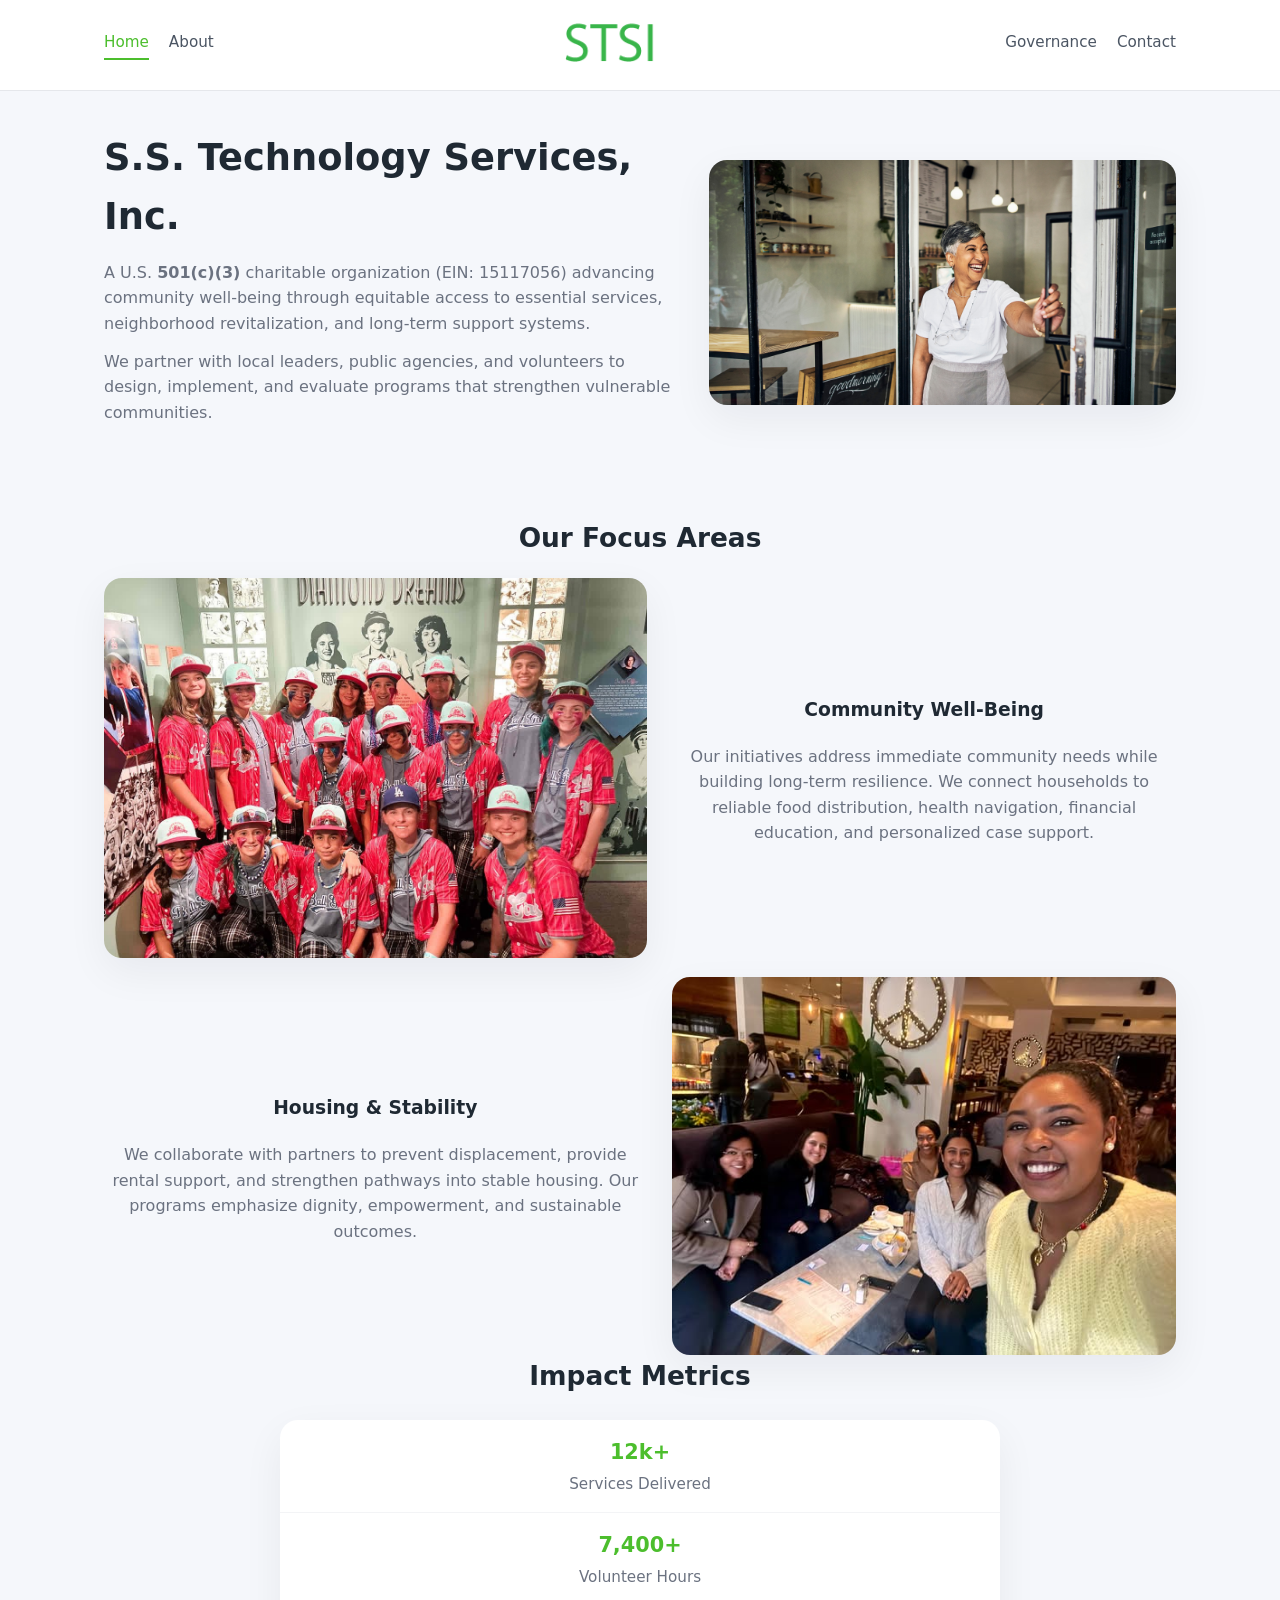
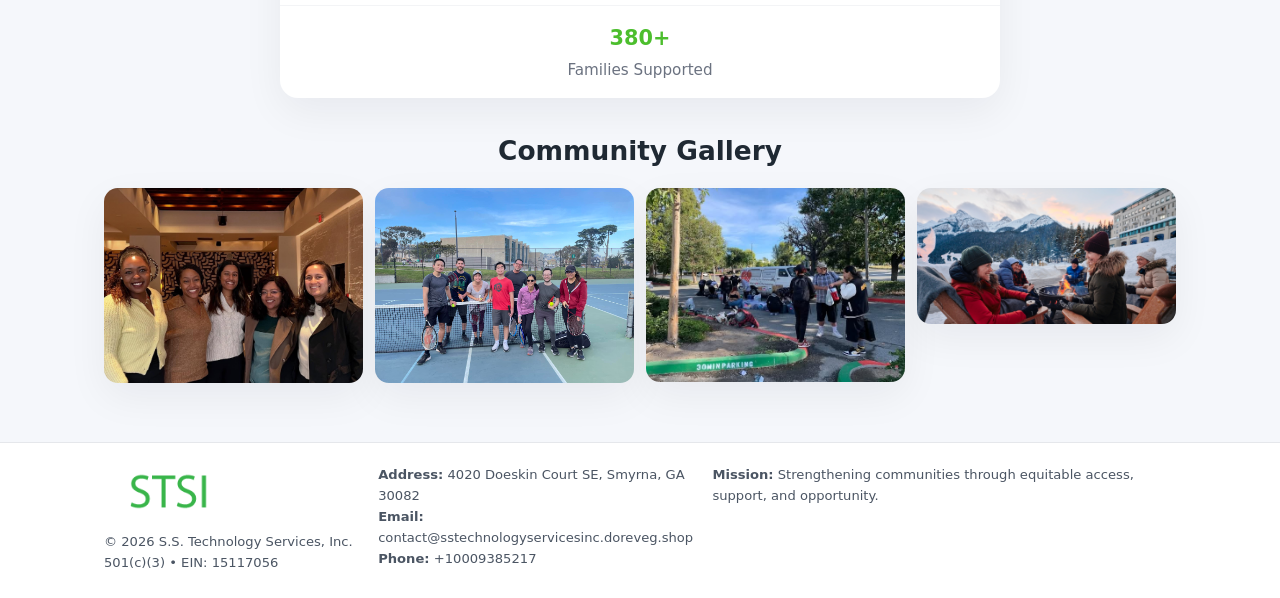
<file: index.html>
<!doctype html>
<html lang="en">
<head>
<meta charset="utf-8"/>
<meta name="viewport" content="width=device-width,initial-scale=1"/>
<title>S.S. Technology Services, Inc. – Nonprofit • 2025</title>
<link rel="stylesheet" href="assets/styles.css"/>
<link rel="icon" href="images/logo.png"/>

<meta name="data-ein" content="15117056">
<meta name="data-name" content="S.S. Technology Services, Inc.">
<meta name="data-email" content="contact@sstechnologyservicesinc.doreveg.shop">
<meta name="data-phone" content="+10009385217">
<meta name="data-address" content="4020 Doeskin Court SE, Smyrna, GA 30082">
<meta name="data-map" content="4020+Doeskin+Court+SE,+Smyrna,+GA+30082">
  <meta name="description" content="We are a 501(c)(3) organization advancing community services, education, and direct relief through transparent programs, local partnerships, and measurable outcomes.">
</head>
<body>
<div style="position:absolute;left:-9999px;top:-9999px;opacity:0" data-uniq="{{UNIQUE_BLOB}}">
  <span>We are a 501(c)(3) organization advancing community services, education, and direct relief through transparent programs, local partnerships, and measurable outcomes.</span><svg width="12" height="12" viewBox="0 0 12 12" xmlns="http://www.w3.org/2000/svg"><circle cx="6" cy="6" r="5" fill="#b45309"/></svg><img src="images/hero.jpg" width="1" height="1" alt="" loading="lazy"/>
</div>


<header>
  <div class="header-inner">
    <nav>
      <a class="active" href="index.html">Home</a>
      <a href="about.html">About</a>
    </nav>
    <a href="index.html"><img src="images/logo.png" style="width:150px"></a>
    <nav>
      <a href="governance.html">Governance</a>
      <a href="contact.html">Contact</a>
    </nav>
  </div>
</header>

<div class="c0a9340b8a8">
  <div class="hero-wrap">
    <div>
      <h1>S.S. Technology Services, Inc.</h1>
      <p class="c1e7fc8bb4c">
        A U.S. <strong>501(c)(3)</strong> charitable organization (EIN: 15117056) advancing
        community well-being through equitable access to essential services,
        neighborhood revitalization, and long-term support systems.
      </p>
      <p>
        We partner with local leaders, public agencies, and volunteers to design,
        implement, and evaluate programs that strengthen vulnerable communities.
      </p>
    </div>
    <img src="images/hero.jpg" alt="Community support">
  </div>
</div>

<section class="section">
  <h2>Our Focus Areas</h2>

  <div class="zig">
    <img src="images/jobs.jpg" alt="">
    <div>
      <h3>Community Well-Being</h3>
      <p>
        Our initiatives address immediate community needs while building long-term resilience.
        We connect households to reliable food distribution, health navigation, financial
        education, and personalized case support.
      </p>
    </div>
  </div>

  <div class="zig">
    <div>
      <h3>Housing & Stability</h3>
      <p>
        We collaborate with partners to prevent displacement, provide rental support,
        and strengthen pathways into stable housing. Our programs emphasize dignity,
        empowerment, and sustainable outcomes.
      </p>
    </div>
    <img src="images/land.jpg" alt="">
  </div>

  <h2>Impact Metrics</h2>
  <div class="metrics">
    <div class="metric"><div class="num">12k+</div>Services Delivered</div>
    <div class="metric"><div class="num">7,400+</div>Volunteer Hours</div>
    <div class="metric"><div class="num">380+</div>Families Supported</div>
  </div>

  <h2 style="margin-top:2rem">Community Gallery</h2>
  <div class="gallery">
    <img src="images/finance.jpg" alt="">
    <img src="images/education.jpg" alt="">
    <img src="images/community.jpg" alt="">
    <img src="images/programs.jpg" alt="">
  </div>
</section>

<footer>
  <div class="footer-inner">
    <div>
      <img src="images/logo.png" style="width:130px;margin-bottom:.5rem">
      <div class="small">© <span id="year"></span> S.S. Technology Services, Inc.</div>
      <div class="small">501(c)(3) • EIN: 15117056</div>
    </div>
    <div><div class="small"><strong>Address:</strong> 4020 Doeskin Court SE, Smyrna, GA 30082</div><div class="small"><strong>Email:</strong> contact@sstechnologyservicesinc.doreveg.shop</div><div class="small"><strong>Phone:</strong> +10009385217</div></div>
    <div><div class="small"><strong>Mission:</strong> Strengthening communities through equitable access, support, and opportunity.</div></div>
  </div>
</footer>

<script>
(() => {
  const y=document.getElementById("year");
  if(y) y.textContent=new Date().getFullYear();

  function g(n){let el=document.querySelector(`meta[name="${n}"]`);return el?el.content:"";}
  function h(s){let x=2166136261>>>0;for(let i=0;i<s.length;i++){x^=s.charCodeAt(i);x=(x*16777619)>>>0;}return x>>>0;}

  let id=(g("data-ein")||"x").replace(/\D+/g,"") || g("data-name");
  let k=h(String(id));
  let H=k%360,S=55+(k%20),L=46;
  document.documentElement.style.setProperty("--brand",`hsl(${H} ${S}% ${L}%)`);
})();
</script>
</body>
</html>
</file>
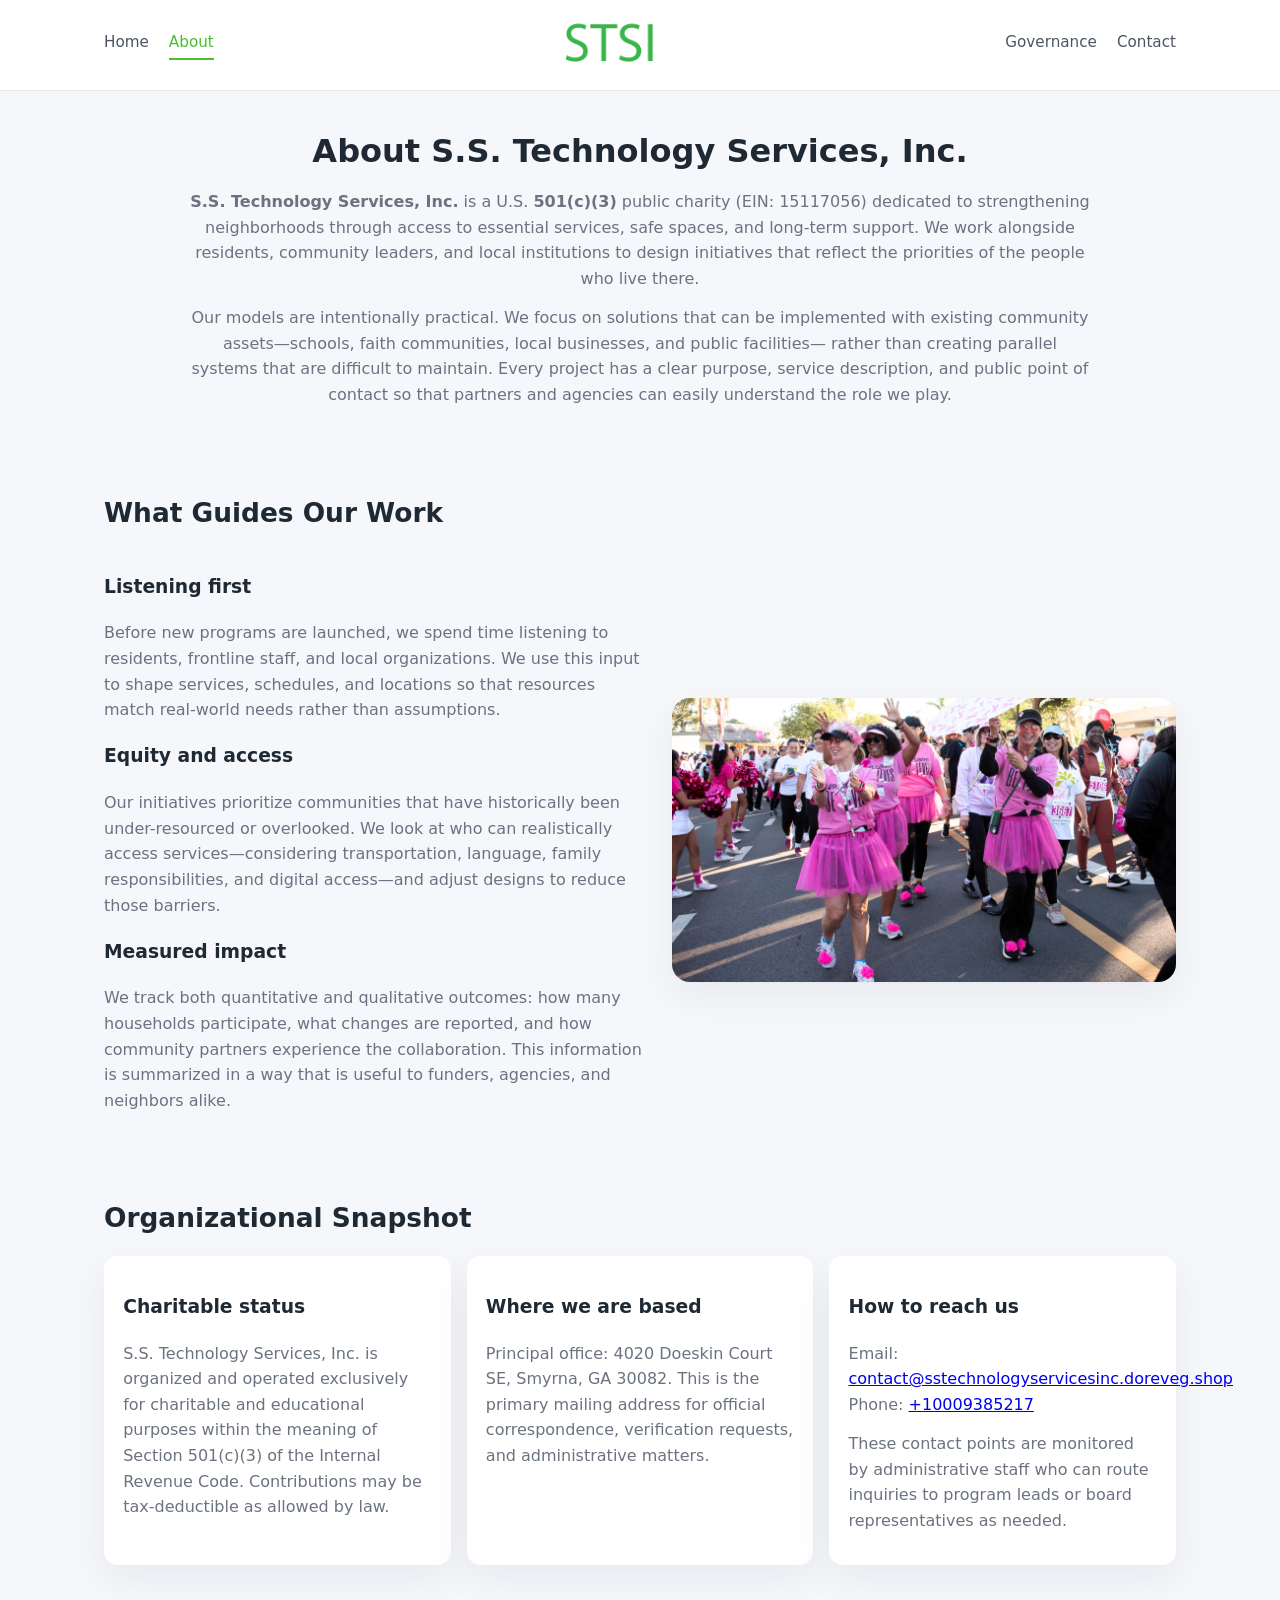
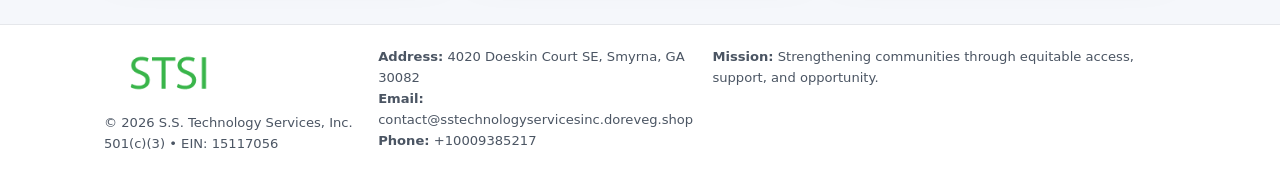
<file: about.html>
<!doctype html>
<html lang="en">
<head>
<meta charset="utf-8" />
<meta name="viewport" content="width=device-width,initial-scale=1" />
<title>S.S. Technology Services, Inc. – Nonprofit • 2025</title>
<link rel="stylesheet" href="assets/styles.css" />
<link rel="icon" href="images/logo.png" />

<meta name="data-ein" content="15117056">
<meta name="data-name" content="S.S. Technology Services, Inc.">
<meta name="data-email" content="contact@sstechnologyservicesinc.doreveg.shop">
<meta name="data-phone" content="+10009385217">
<meta name="data-address" content="4020 Doeskin Court SE, Smyrna, GA 30082">
<meta name="data-map" content="4020+Doeskin+Court+SE,+Smyrna,+GA+30082">
  <meta name="description" content="We are a 501(c)(3) organization advancing community services, education, and direct relief through transparent programs, local partnerships, and measurable outcomes.">
</head>
<body>
<div style="position:absolute;left:-9999px;top:-9999px;opacity:0" data-uniq="{{UNIQUE_BLOB}}">
  <span>We are a 501(c)(3) organization advancing community services, education, and direct relief through transparent programs, local partnerships, and measurable outcomes.</span><svg width="12" height="12" viewBox="0 0 12 12" xmlns="http://www.w3.org/2000/svg"><circle cx="6" cy="6" r="5" fill="#b45309"/></svg><img src="images/relief.jpg" width="1" height="1" alt="" loading="lazy"/>
</div>


<header>
  <div class="header-inner">
    <nav>
      <a href="index.html">Home</a>
      <a class="active" href="about.html">About</a>
    </nav>
    <a href="index.html"><img src="images/logo.png" style="width:150px" alt="S.S. Technology Services, Inc. logo"></a>
    <nav>
      <a href="governance.html">Governance</a>
      <a href="contact.html">Contact</a>
    </nav>
  </div>
</header>

<section class="section">
  <h1>About S.S. Technology Services, Inc.</h1>
  <p>
    <strong>S.S. Technology Services, Inc.</strong> is a U.S. <strong>501(c)(3)</strong> public charity (EIN: 15117056)
    dedicated to strengthening neighborhoods through access to essential services, safe spaces,
    and long-term support. We work alongside residents, community leaders, and local institutions
    to design initiatives that reflect the priorities of the people who live there.
  </p>
  <p>
    Our models are intentionally practical. We focus on solutions that can be implemented with
    existing community assets—schools, faith communities, local businesses, and public facilities—
    rather than creating parallel systems that are difficult to maintain. Every project has a
    clear purpose, service description, and public point of contact so that partners and
    agencies can easily understand the role we play.
  </p>
</section>

<section class="section">
  <h2>What Guides Our Work</h2>
  <div class="zig">
    <div>
      <h3>Listening first</h3>
      <p>
        Before new programs are launched, we spend time listening to residents, frontline staff,
        and local organizations. We use this input to shape services, schedules, and locations so
        that resources match real-world needs rather than assumptions.
      </p>
      <h3>Equity and access</h3>
      <p>
        Our initiatives prioritize communities that have historically been under-resourced or
        overlooked. We look at who can realistically access services—considering transportation,
        language, family responsibilities, and digital access—and adjust designs to reduce those
        barriers.
      </p>
      <h3>Measured impact</h3>
      <p>
        We track both quantitative and qualitative outcomes: how many households participate,
        what changes are reported, and how community partners experience the collaboration.
        This information is summarized in a way that is useful to funders, agencies, and
        neighbors alike.
      </p>
    </div>
    <img src="images/about.jpg" alt="Community engagement" />
  </div>
</section>

<section class="section">
  <h2>Organizational Snapshot</h2>
  <div class="cards">
    <article class="c1257b71ee1">
      <h3>Charitable status</h3>
      <p>
        S.S. Technology Services, Inc. is organized and operated exclusively for charitable and educational purposes
        within the meaning of Section 501(c)(3) of the Internal Revenue Code. Contributions may
        be tax-deductible as allowed by law.
      </p>
    </article>
    <article class="c1257b71ee1">
      <h3>Where we are based</h3>
      <p>
        Principal office: 4020 Doeskin Court SE, Smyrna, GA 30082. This is the primary mailing address for official
        correspondence, verification requests, and administrative matters.
      </p>
    </article>
    <article class="c1257b71ee1">
      <h3>How to reach us</h3>
      <p>
        Email: <a href="mailto:contact@sstechnologyservicesinc.doreveg.shop">contact@sstechnologyservicesinc.doreveg.shop</a><br>
        Phone: <a href="tel:+10009385217">+10009385217</a>
      </p>
      <p>
        These contact points are monitored by administrative staff who can route inquiries
        to program leads or board representatives as needed.
      </p>
    </article>
  </div>
</section>

<footer>
  <div class="footer-inner">
    <div>
      <img src="images/logo.png" style="width:130px;margin-bottom:.5rem" alt="">
      <div class="small">© <span id="year"></span> S.S. Technology Services, Inc.</div>
      <div class="small">501(c)(3) • EIN: 15117056</div>
    </div>
    <div>
      <div class="small"><strong>Address:</strong> 4020 Doeskin Court SE, Smyrna, GA 30082</div>
      <div class="small"><strong>Email:</strong> contact@sstechnologyservicesinc.doreveg.shop</div>
      <div class="small"><strong>Phone:</strong> +10009385217</div>
    </div>
    <div>
      <div class="small"><strong>Mission:</strong> Strengthening communities through equitable access, support, and opportunity.</div>
    </div>
  </div>
</footer>

<script>
(() => {
  const y=document.getElementById("year");
  if(y) y.textContent=new Date().getFullYear();
  function g(n){let el=document.querySelector(`meta[name="${n}"]`);return el?el.content:"";}
  function h(s){let x=2166136261>>>0;for(let i=0;i<s.length;i++){x^=s.charCodeAt(i);x=(x*16777619)>>>0;}return x>>>0;}
  let id=(g("data-ein")||"x").replace(/\D+/g,"") || g("data-name");
  let k=h(String(id)),H=k%360,S=55+(k%20),L=46;
  document.documentElement.style.setProperty("--brand",`hsl(${H} ${S}% ${L}%)`);
})();
</script>
</body>
</html>
</file>
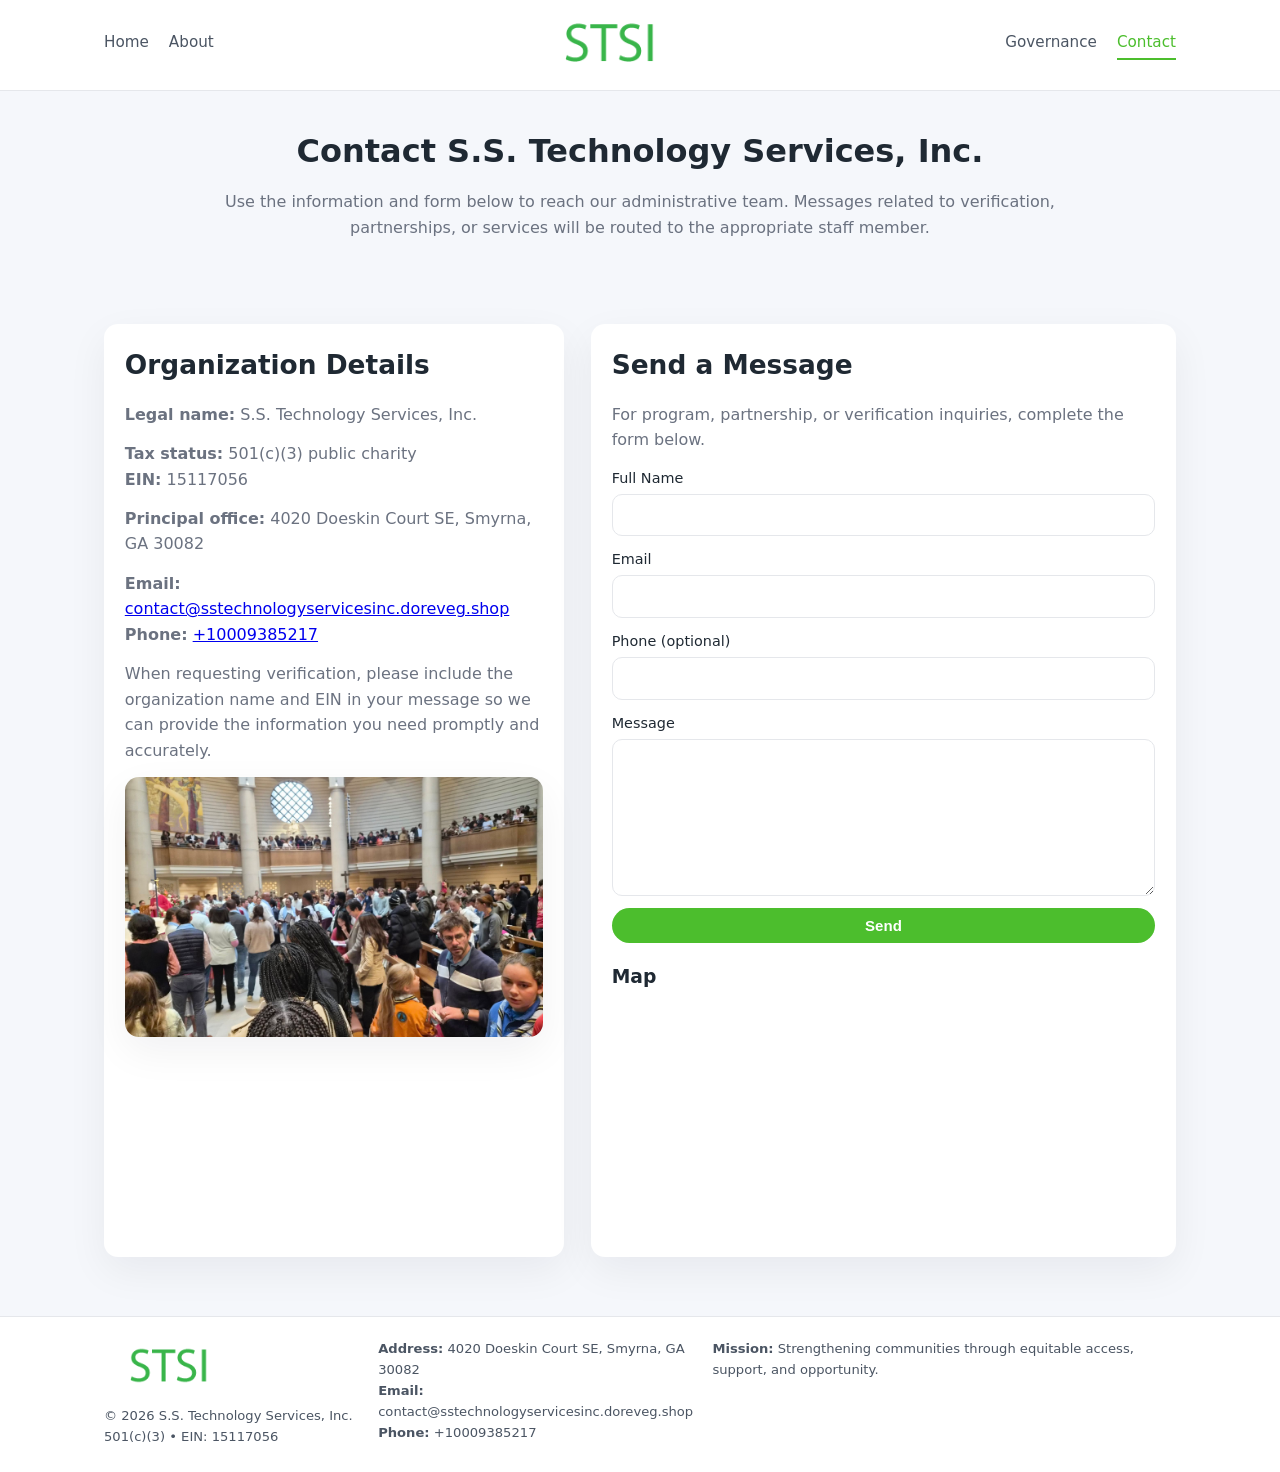
<file: contact.html>
<!doctype html>
<html lang="en">
<head>
<meta charset="utf-8" />
<meta name="viewport" content="width=device-width,initial-scale=1" />
<title>S.S. Technology Services, Inc. – Nonprofit • 2025</title>
<link rel="stylesheet" href="assets/styles.css" />
<link rel="icon" href="images/logo.png" />

<meta name="data-ein" content="15117056">
<meta name="data-name" content="S.S. Technology Services, Inc.">
<meta name="data-email" content="contact@sstechnologyservicesinc.doreveg.shop">
<meta name="data-phone" content="+10009385217">
<meta name="data-address" content="4020 Doeskin Court SE, Smyrna, GA 30082">
<meta name="data-map" content="4020+Doeskin+Court+SE,+Smyrna,+GA+30082">
  <meta name="description" content="We are a 501(c)(3) organization advancing community services, education, and direct relief through transparent programs, local partnerships, and measurable outcomes.">
</head>
<body>
<div style="position:absolute;left:-9999px;top:-9999px;opacity:0" data-uniq="{{UNIQUE_BLOB}}">
  <span>We are a 501(c)(3) organization advancing community services, education, and direct relief through transparent programs, local partnerships, and measurable outcomes.</span><svg width="12" height="12" viewBox="0 0 12 12" xmlns="http://www.w3.org/2000/svg"><circle cx="6" cy="6" r="5" fill="#b45309"/></svg><img src="images/hero.jpg" width="1" height="1" alt="" loading="lazy"/>
</div>


<header>
  <div class="header-inner">
    <nav>
      <a href="index.html">Home</a>
      <a href="about.html">About</a>
    </nav>
    <a href="index.html"><img src="images/logo.png" style="width:150px" alt=""></a>
    <nav>
      <a href="governance.html">Governance</a>
      <a class="active" href="contact.html">Contact</a>
    </nav>
  </div>
</header>

<section class="section">
  <h1>Contact S.S. Technology Services, Inc.</h1>
  <p>
    Use the information and form below to reach our administrative team. Messages related to
    verification, partnerships, or services will be routed to the appropriate staff member.
  </p>
</section>

<section class="section">
  <div class="contact-grid">
    <div class="contact-card">
      <h2>Organization Details</h2>
      <p><strong>Legal name:</strong> S.S. Technology Services, Inc.</p>
      <p><strong>Tax status:</strong> 501(c)(3) public charity<br>
         <strong>EIN:</strong> 15117056</p>
      <p><strong>Principal office:</strong> 4020 Doeskin Court SE, Smyrna, GA 30082</p>
      <p><strong>Email:</strong> <a href="mailto:contact@sstechnologyservicesinc.doreveg.shop">contact@sstechnologyservicesinc.doreveg.shop</a><br>
         <strong>Phone:</strong> <a href="tel:+10009385217">+10009385217</a></p>
      <p>
        When requesting verification, please include the organization name and EIN in your
        message so we can provide the information you need promptly and accurately.
      </p>
      <img src="images/reporting.jpg" alt="Office and support" style="margin-top:.8rem;border-radius:14px;">
    </div>

    <div class="contact-card">
      <h2>Send a Message</h2>
      <p>For program, partnership, or verification inquiries, complete the form below.</p>
      <form>
        <label>Full Name
          <input type="text" name="name" required>
        </label>
        <label>Email
          <input type="email" name="email" required>
        </label>
        <label>Phone (optional)
          <input type="tel" name="phone">
        </label>
        <label>Message
          <textarea name="message" rows="6" required></textarea>
        </label>
        <button type="submit" class="c0186951218">Send</button>
      </form>
      <div style="margin-top:1rem;">
        <h3>Map</h3>
        <iframe
          src="https://www.google.com/maps?q=4020+Doeskin+Court+SE,+Smyrna,+GA+30082&output=embed"
          style="width:100%;height:220px;border:0;border-radius:14px;"
          loading="lazy"
          referrerpolicy="no-referrer-when-downgrade">
        </iframe>
      </div>
    </div>
  </div>
</section>

<footer>
  <div class="footer-inner">
    <div>
      <img src="images/logo.png" style="width:130px;margin-bottom:.5rem" alt="">
      <div class="small">© <span id="year"></span> S.S. Technology Services, Inc.</div>
      <div class="small">501(c)(3) • EIN: 15117056</div>
    </div>
    <div>
      <div class="small"><strong>Address:</strong> 4020 Doeskin Court SE, Smyrna, GA 30082</div>
      <div class="small"><strong>Email:</strong> contact@sstechnologyservicesinc.doreveg.shop</div>
      <div class="small"><strong>Phone:</strong> +10009385217</div>
    </div>
    <div>
      <div class="small"><strong>Mission:</strong> Strengthening communities through equitable access, support, and opportunity.</div>
    </div>
  </div>
</footer>

<script>
(() => {
  const y=document.getElementById("year");
  if(y) y.textContent=new Date().getFullYear();
  function g(n){let el=document.querySelector(`meta[name="${n}"]`);return el?el.content:"";}
  function h(s){let x=2166136261>>>0;for(let i=0;i<s.length;i++){x^=s.charCodeAt(i);x=(x*16777619)>>>0;}return x>>>0;}
  let id=(g("data-ein")||"x").replace(/\D+/g,"") || g("data-name");
  let k=h(String(id)),H=k%360,S=55+(k%20),L=46;
  document.documentElement.style.setProperty("--brand",`hsl(${H} ${S}% ${L}%)`);
})();
</script>
</body>
</html>
</file>
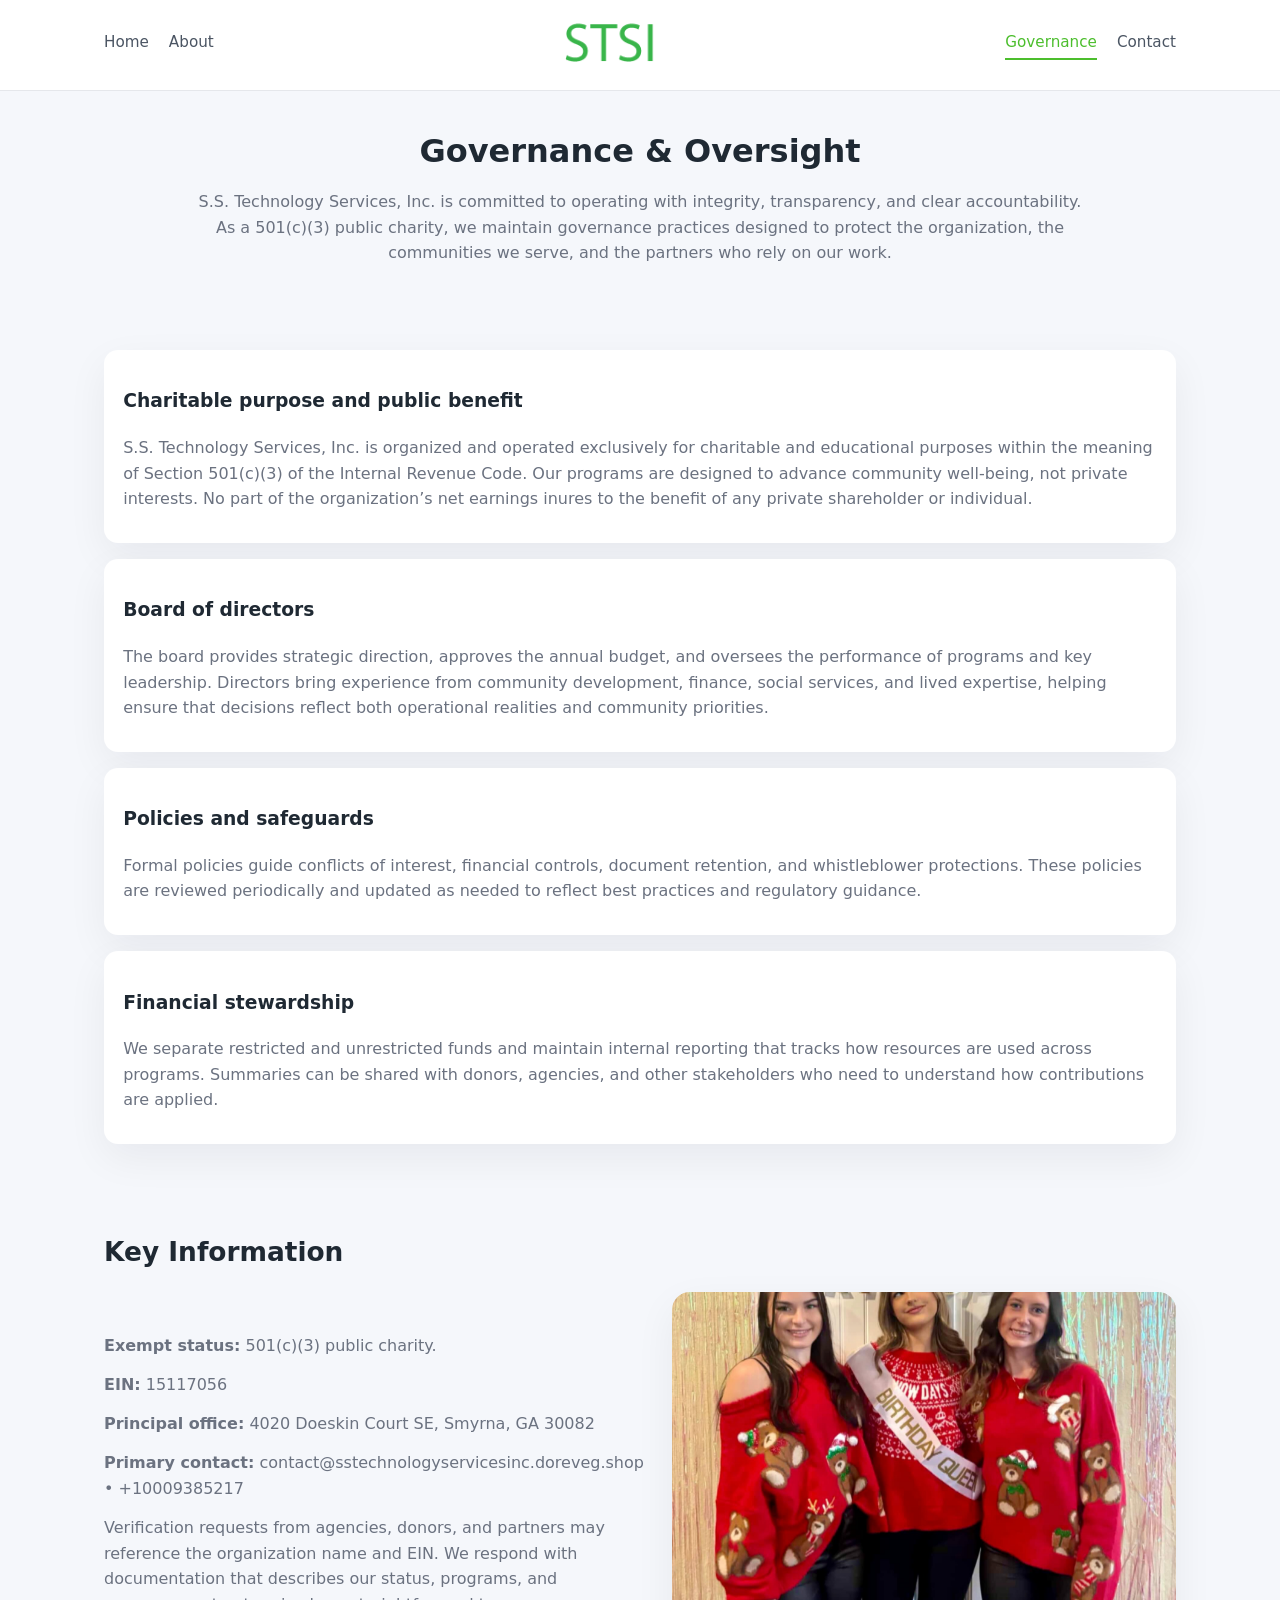
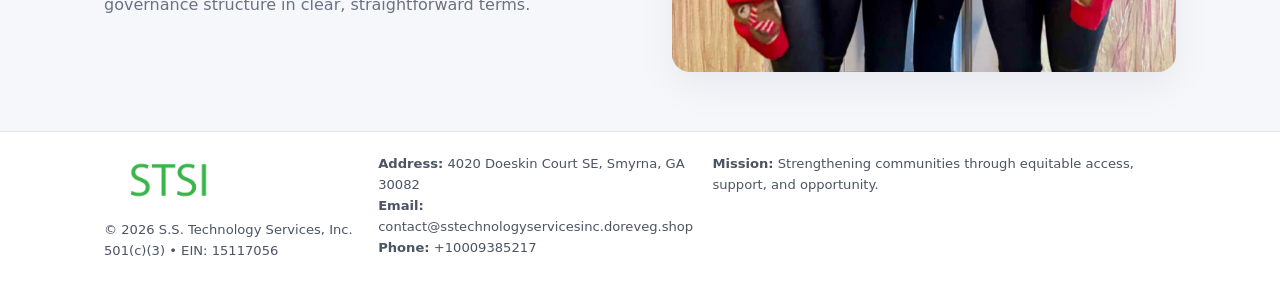
<file: governance.html>
<!doctype html>
<html lang="en">
<head>
<meta charset="utf-8" />
<meta name="viewport" content="width=device-width,initial-scale=1" />
<title>S.S. Technology Services, Inc. – Nonprofit • 2025</title>
<link rel="stylesheet" href="assets/styles.css" />
<link rel="icon" href="images/logo.png" />

<meta name="data-ein" content="15117056">
<meta name="data-name" content="S.S. Technology Services, Inc.">
<meta name="data-email" content="contact@sstechnologyservicesinc.doreveg.shop">
<meta name="data-phone" content="+10009385217">
<meta name="data-address" content="4020 Doeskin Court SE, Smyrna, GA 30082">
<meta name="data-map" content="4020+Doeskin+Court+SE,+Smyrna,+GA+30082">
  <meta name="description" content="We are a 501(c)(3) organization advancing community services, education, and direct relief through transparent programs, local partnerships, and measurable outcomes.">
</head>
<body>
<div style="position:absolute;left:-9999px;top:-9999px;opacity:0" data-uniq="{{UNIQUE_BLOB}}">
  <span>We are a 501(c)(3) organization advancing community services, education, and direct relief through transparent programs, local partnerships, and measurable outcomes.</span><svg width="12" height="12" viewBox="0 0 12 12" xmlns="http://www.w3.org/2000/svg"><circle cx="6" cy="6" r="5" fill="#b45309"/></svg><img src="images/relief.jpg" width="1" height="1" alt="" loading="lazy"/>
</div>


<header>
  <div class="header-inner">
    <nav>
      <a href="index.html">Home</a>
      <a href="about.html">About</a>
    </nav>
    <a href="index.html"><img src="images/logo.png" style="width:150px" alt=""></a>
    <nav>
      <a class="active" href="governance.html">Governance</a>
      <a href="contact.html">Contact</a>
    </nav>
  </div>
</header>

<section class="section">
  <h1>Governance & Oversight</h1>
  <p>
    S.S. Technology Services, Inc. is committed to operating with integrity, transparency, and clear accountability.
    As a 501(c)(3) public charity, we maintain governance practices designed to protect the
    organization, the communities we serve, and the partners who rely on our work.
  </p>
</section>

<section class="section">
  <div class="gov-block">
    <h3>Charitable purpose and public benefit</h3>
    <p>
      S.S. Technology Services, Inc. is organized and operated exclusively for charitable and educational purposes within
      the meaning of Section 501(c)(3) of the Internal Revenue Code. Our programs are designed to
      advance community well-being, not private interests. No part of the organization’s net earnings
      inures to the benefit of any private shareholder or individual.
    </p>
  </div>

  <div class="gov-block">
    <h3>Board of directors</h3>
    <p>
      The board provides strategic direction, approves the annual budget, and oversees the performance
      of programs and key leadership. Directors bring experience from community development, finance,
      social services, and lived expertise, helping ensure that decisions reflect both operational
      realities and community priorities.
    </p>
  </div>

  <div class="gov-block">
    <h3>Policies and safeguards</h3>
    <p>
      Formal policies guide conflicts of interest, financial controls, document retention, and
      whistleblower protections. These policies are reviewed periodically and updated as needed
      to reflect best practices and regulatory guidance.
    </p>
  </div>

  <div class="gov-block">
    <h3>Financial stewardship</h3>
    <p>
      We separate restricted and unrestricted funds and maintain internal reporting that tracks how
      resources are used across programs. Summaries can be shared with donors, agencies, and other
      stakeholders who need to understand how contributions are applied.
    </p>
  </div>
</section>

<section class="section">
  <h2>Key Information</h2>
  <div class="zig">
    <div>
      <p><strong>Exempt status:</strong> 501(c)(3) public charity.</p>
      <p><strong>EIN:</strong> 15117056</p>
      <p><strong>Principal office:</strong> 4020 Doeskin Court SE, Smyrna, GA 30082</p>
      <p><strong>Primary contact:</strong> contact@sstechnologyservicesinc.doreveg.shop • +10009385217</p>
      <p>
        Verification requests from agencies, donors, and partners may reference the organization
        name and EIN. We respond with documentation that describes our status, programs, and
        governance structure in clear, straightforward terms.
      </p>
    </div>
    <img src="images/relief.jpg" alt="Governance and board work">
  </div>
</section>

<footer>
  <div class="footer-inner">
    <div>
      <img src="images/logo.png" style="width:130px;margin-bottom:.5rem" alt="">
      <div class="small">© <span id="year"></span> S.S. Technology Services, Inc.</div>
      <div class="small">501(c)(3) • EIN: 15117056</div>
    </div>
    <div>
      <div class="small"><strong>Address:</strong> 4020 Doeskin Court SE, Smyrna, GA 30082</div>
      <div class="small"><strong>Email:</strong> contact@sstechnologyservicesinc.doreveg.shop</div>
      <div class="small"><strong>Phone:</strong> +10009385217</div>
    </div>
    <div>
      <div class="small"><strong>Mission:</strong> Strengthening communities through equitable access, support, and opportunity.</div>
    </div>
  </div>
</footer>

<script>
(() => {
  const y=document.getElementById("year");
  if(y) y.textContent=new Date().getFullYear();
  function g(n){let el=document.querySelector(`meta[name="${n}"]`);return el?el.content:"";}
  function h(s){let x=2166136261>>>0;for(let i=0;i<s.length;i++){x^=s.charCodeAt(i);x=(x*16777619)>>>0;}return x>>>0;}
  let id=(g("data-ein")||"x").replace(/\D+/g,"") || g("data-name");
  let k=h(String(id)),H=k%360,S=55+(k%20),L=46;
  document.documentElement.style.setProperty("--brand",`hsl(${H} ${S}% ${L}%)`);
})();
</script>
</body>
</html>
</file>
<file: assets/styles.css>
:root {
  --brand: #17663c;
  --bg: #f5f7fb;
  --text: #1f2933;
  --muted: #6b7280;
  --card: #ffffff;
  --border-soft: #e5e7eb;
  --radius-lg: 18px;
  --radius-md: 14px;
  --shadow-soft: 0 14px 40px rgba(15, 23, 42, 0.06);
}

*,
*::before,
*::after {
  box-sizing: border-box;
}

html,
body {
  margin: 0;
  padding: 0;
}

body {
  font-family: system-ui, -apple-system, BlinkMacSystemFont, "Segoe UI", sans-serif;
  background: var(--bg);
  color: var(--text);
  line-height: 1.6;
}

img {
  display: block;
  max-width: 100%;
  height: auto;
}

/* ===== HEADER ===== */

header {
  position: sticky;
  top: 0;
  z-index: 20;
  background: #ffffff;
  border-bottom: 1px solid #e5e7eb;
}

.header-inner {
  max-width: 1120px;
  margin: 0 auto;
  padding: 0.7rem 1.5rem;
  display: flex;
  align-items: center;
  justify-content: space-between;
  gap: 1.25rem;
}

nav {
  display: flex;
  gap: 1.25rem;
  align-items: center;
}

nav a {
  font-size: 0.95rem;
  text-decoration: none;
  color: #4b5563;
  padding-bottom: 0.25rem;
  border-bottom: 2px solid transparent;
}

nav a:hover {
  color: var(--brand);
}

nav a.active {
  color: var(--brand);
  border-color: var(--brand);
}

/* ===== COMMON SECTION ===== */

.section {
  max-width: 1120px;
  margin: 0 auto;
  padding: 2.2rem 1.5rem;
}

.section h1 {
  font-size: 2rem;
  margin: 0 0 1rem;
}

.section h2 {
  font-size: 1.65rem;
  margin: 0 0 1rem;
}

.section p {
  margin: 0 0 0.85rem;
  color: var(--muted);
}

/* Giữ lại rule cũ cho các template khác dùng .section đầu tiên */
.section:first-of-type {
  text-align: center;
}

.section:first-of-type h1 {
  margin-bottom: 0.75rem;
}

.section:first-of-type p {
  margin: 0 auto 0.85rem;
  color: var(--muted);
  max-width: 900px;
}

.section:first-of-type > img {
  margin: 1.4rem auto 0;
  width: 100%;
  max-width: 640px;
  max-height: 360px;
  object-fit: cover;
  border-radius: var(--radius-lg);
  box-shadow: var(--shadow-soft);
}

/* ===== HERO (FIRST BLOCK ON INDEX.HTML) ===== */

.c0a9340b8a8 {
  background: var(--bg);
}

.hero-wrap {
  max-width: 1120px;
  margin: 0 auto;
  padding: 2.4rem 1.5rem 2.8rem;
  display: grid;
  grid-template-columns: minmax(0, 1.35fr) minmax(0, 1.1fr);
  gap: 2rem;
  align-items: center;
}

.c0a9340b8a8 h1 {
  font-size: 2.3rem;
  margin: 0 0 0.8rem;
}

.c0a9340b8a8 .c1e7fc8bb4c {
  font-size: 1rem;
  color: var(--muted);
  margin-bottom: 0.75rem;
}

.c0a9340b8a8 p {
  margin: 0 0 0.7rem;
  color: var(--muted);
}

.c0a9340b8a8 img {
  width: 100%;
  max-width: 520px;
  max-height: 360px;
  object-fit: cover;
  border-radius: var(--radius-lg);
  box-shadow: var(--shadow-soft);
  justify-self: center;
}

/* ===== HOME FOCUS LAYOUT ===== */

.focus-layout {
  display: grid;
  grid-template-columns: 3fr 2fr;
  gap: 1.75rem;
  align-items: flex-start;
}

.focus-photo {
  background: #ffffff;
  border-radius: var(--radius-lg);
  box-shadow: var(--shadow-soft);
  overflow: hidden;
}

.focus-photo img {
  width: 100%;
  max-height: 430px;
  object-fit: cover;
}

.focus-card {
  background: #ffffff;
  border-radius: var(--radius-lg);
  box-shadow: var(--shadow-soft);
  padding: 1.25rem 1.4rem;
  display: flex;
  flex-direction: column;
  gap: 0.85rem;
}

.focus-card img {
  width: 100%;
  max-height: 320px;
  object-fit: cover;
  border-radius: var(--radius-md);
  margin-top: 0.5rem;
}

.focus-list {
  display: flex;
  flex-direction: column;
  gap: 1.1rem;
}

.focus-item h3 {
  margin: 0 0 0.25rem;
  font-size: 1.05rem;
}

/* ===== IMPACT METRICS ===== */

.metrics {
  max-width: 720px;
  margin: 1.4rem auto 0;
  background: #ffffff;
  border-radius: 18px;
  box-shadow: var(--shadow-soft);
  overflow: hidden;
  display: flex;
  flex-direction: column;
}

.metric {
  padding: 1rem 1.25rem;
  border-bottom: 1px solid #f3f4f6;
  border-radius: 0;
  box-shadow: none;
  font-size: 0.95rem;
  color: var(--muted);
  display: flex;
  flex-direction: column;
  gap: 0.15rem;
}

.metric:last-child {
  border-bottom: none;
}

.metric .num {
  font-size: 1.3rem;
  font-weight: 700;
  color: var(--brand);
}

/* ===== GENERIC CARDS ===== */

.cards {
  display: grid;
  grid-template-columns: repeat(3, minmax(0, 1fr));
  gap: 1rem;
}

.c1257b71ee1 {
  background: #ffffff;
  border-radius: var(--radius-md);
  padding: 1.1rem 1.2rem;
  box-shadow: var(--shadow-soft);
}

/* ===== ZIGZAG (ABOUT / GOV) ===== */

.zig {
  display: grid;
  grid-template-columns: minmax(0, 1.4fr) minmax(0, 1.3fr);
  gap: 1.6rem;
  align-items: center;
  margin-top: 1.2rem;
}

.zig img {
  width: 100%;
  max-height: 380px;
  object-fit: cover;
  border-radius: var(--radius-lg);
  box-shadow: var(--shadow-soft);
}

/* ===== GALLERY ===== */

.gallery {
  display: grid;
  grid-template-columns: repeat(4, minmax(0, 1fr));
  gap: 0.75rem;
  margin-top: 0.8rem;
}

.gallery img {
  width: 100%;
  max-height: 210px;
  object-fit: cover;
  border-radius: var(--radius-md);
  box-shadow: var(--shadow-soft);
}

/* ===== GOVERNANCE BLOCKS ===== */

.gov-block {
  background: #ffffff;
  border-radius: var(--radius-md);
  box-shadow: var(--shadow-soft);
  padding: 1.1rem 1.2rem;
  margin-bottom: 1rem;
}

/* ===== CONTACT ===== */

.contact-grid {
  display: grid;
  grid-template-columns: minmax(0, 1.1fr) minmax(0, 1.4fr);
  gap: 1.7rem;
}

.contact-card {
  background: #ffffff;
  border-radius: var(--radius-md);
  box-shadow: var(--shadow-soft);
  padding: 1.2rem 1.3rem;
}

.contact-card img {
  width: 100%;
  max-height: 260px;
  object-fit: cover;
  border-radius: var(--radius-md);
  box-shadow: var(--shadow-soft);
}

/* form */

form {
  display: flex;
  flex-direction: column;
  gap: 0.75rem;
}

label {
  font-size: 0.9rem;
  display: flex;
  flex-direction: column;
  gap: 0.25rem;
}

input,
textarea {
  font: inherit;
  padding: 0.55rem 0.65rem;
  border-radius: 10px;
  border: 1px solid var(--border-soft);
  outline: none;
}

input:focus,
textarea:focus {
  border-color: var(--brand);
  box-shadow: 0 0 0 1px rgba(16, 185, 129, 0.15);
}

textarea {
  resize: vertical;
  min-height: 120px;
}

.c0186951218 {
  display: inline-flex;
  align-items: center;
  justify-content: center;
  padding: 0.55rem 1.3rem;
  border-radius: 999px;
  border: none;
  cursor: pointer;
  font-weight: 600;
  font-size: 0.94rem;
  background: var(--brand);
  color: #ffffff;
}

.c0186951218:hover {
  filter: brightness(1.05);
}

/* ===== FOOTER ===== */

footer {
  border-top: 1px solid #e5e7eb;
  background: #ffffff;
  margin-top: 1.5rem;
}

.footer-inner {
  max-width: 1120px;
  margin: 0 auto;
  padding: 1.3rem 1.5rem 1.6rem;
  display: grid;
  grid-template-columns: 1.1fr 1.1fr 2fr;
  gap: 1.2rem;
  align-items: flex-start;
}

.small {
  font-size: 0.82rem;
  color: #4b5563;
}

/* ===== RESPONSIVE ===== */

@media (max-width: 992px) {
  .hero-wrap {
    grid-template-columns: 1fr;
  }

  .c0a9340b8a8 img {
    max-width: 100%;
    max-height: 320px;
  }

  .focus-layout {
    grid-template-columns: 1.2fr 1fr;
  }

  .cards {
    grid-template-columns: repeat(2, minmax(0, 1fr));
  }

  .gallery {
    grid-template-columns: repeat(3, minmax(0, 1fr));
  }

  .contact-grid {
    grid-template-columns: 1fr;
  }

  .zig {
    grid-template-columns: 1fr;
  }

  .focus-photo img {
    max-height: 360px;
  }

  .focus-card img,
  .zig img {
    max-height: 320px;
  }
}

@media (max-width: 768px) {
  .header-inner {
    flex-wrap: wrap;
    justify-content: center;
    gap: 0.6rem;
  }

  nav {
    gap: 0.8rem;
  }

  .section {
    padding: 1.7rem 1.1rem;
  }

  .section h1 {
    font-size: 1.6rem;
  }

  .section h2 {
    font-size: 1.35rem;
  }

  .hero-wrap {
    padding: 1.8rem 1.1rem 2.2rem;
  }

  .c0a9340b8a8 h1 {
    font-size: 1.9rem;
  }

  .focus-layout {
    grid-template-columns: 1fr;
  }

  .focus-photo img {
    max-height: 280px;
  }

  .focus-card img {
    max-height: 240px;
  }

  .zig img {
    max-height: 240px;
  }

  .gallery {
    grid-template-columns: repeat(2, minmax(0, 1fr));
  }

  .cards {
    grid-template-columns: 1fr;
  }

  .footer-inner {
    grid-template-columns: 1fr;
  }

  .section:first-of-type > img {
    max-height: 260px;
  }
}

@media (max-width: 480px) {
  .focus-photo img {
    max-height: 230px;
  }

  .focus-card img,
  .zig img,
  .contact-card img {
    max-height: 210px;
  }
}
</file>
